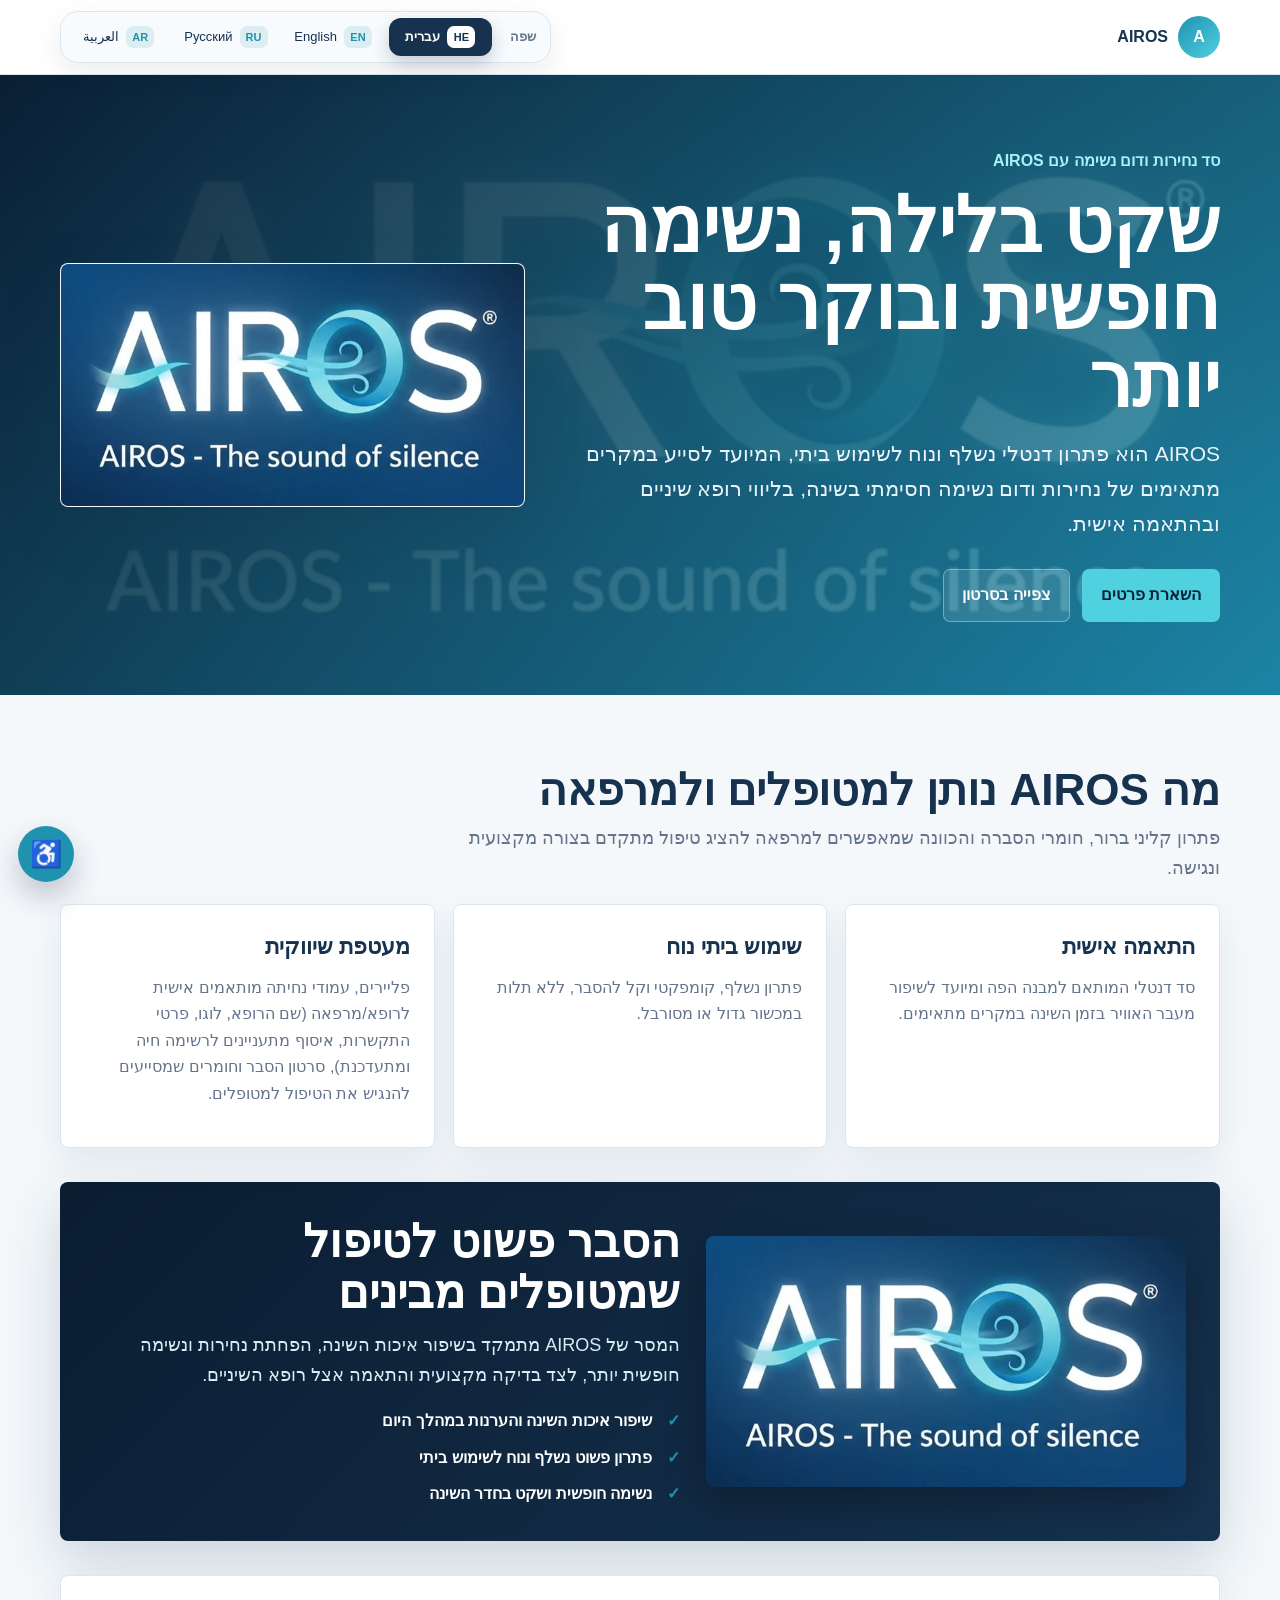
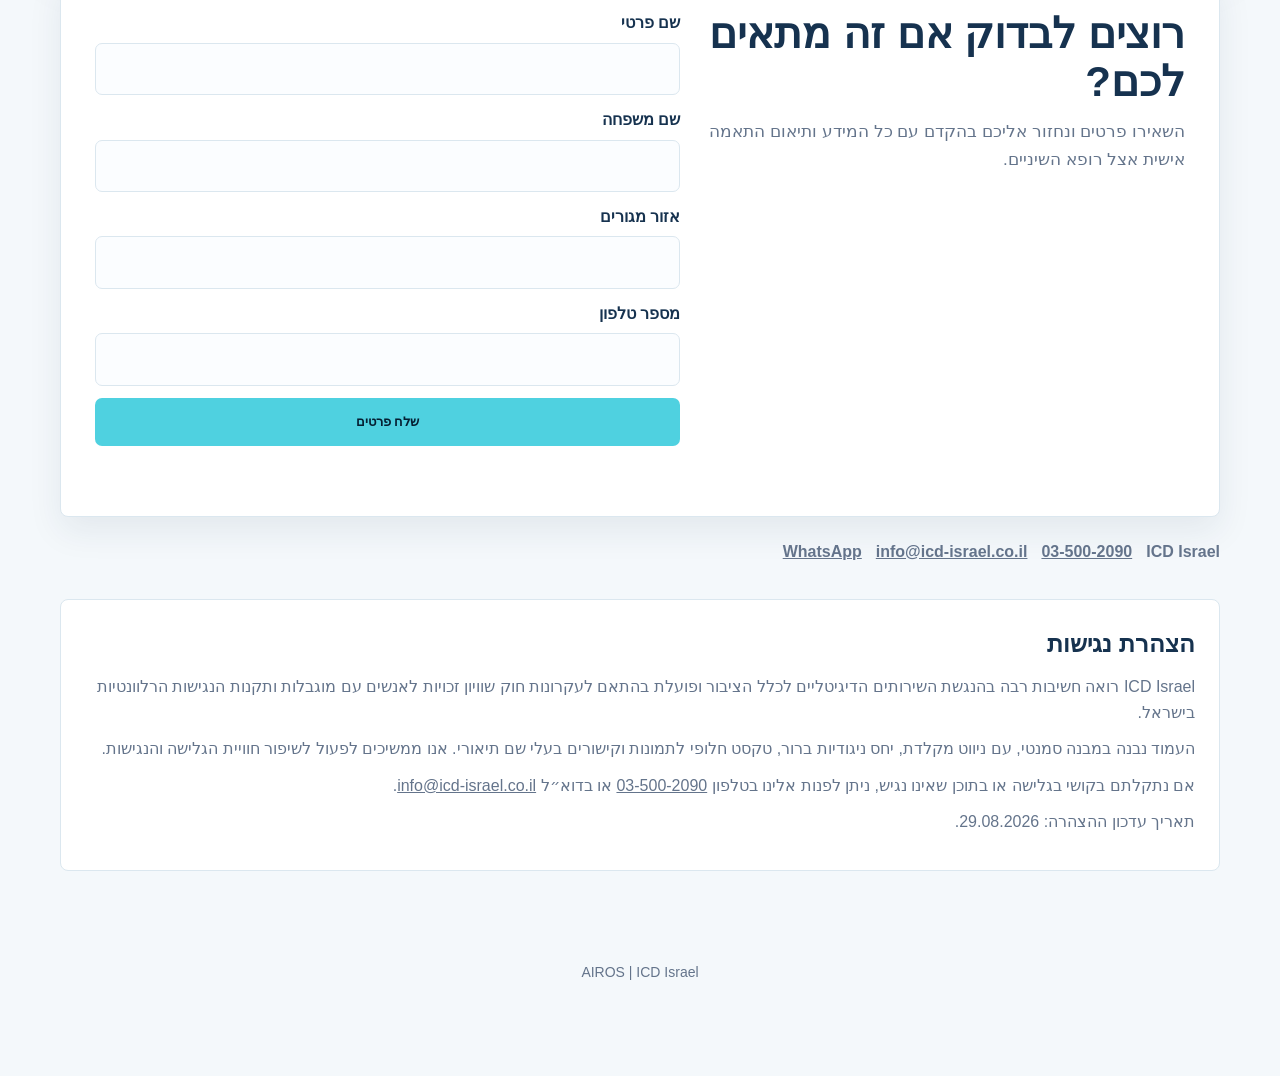
<file: index.html>
<!doctype html>
<html lang="he" dir="rtl">
<head>
  <meta charset="utf-8">
  <meta name="viewport" content="width=device-width, initial-scale=1">
  <title>AIROS | סד נחירות ודום נשימה</title>
  <meta name="description" content="AIROS הוא פתרון דנטלי מתקדם לנחירות ודום נשימה חסימתי בשינה, עם מעטפת הסברה ולידים למרפאות שיניים.">
  <style>
    :root {
      --navy: #16324f;
      --deep: #0a1d31;
      --cyan: #4fd1e0;
      --blue: #1f92b0;
      --ink: #142033;
      --muted: #64748b;
      --line: #dbe7ef;
      --paper: #f4f8fb;
      --white: #ffffff;
      --shadow: 0 22px 58px rgba(22, 50, 79, 0.18);
    }

    * { box-sizing: border-box; }
    html { scroll-behavior: smooth; }
    body {
      margin: 0;
      color: var(--ink);
      background: var(--paper);
      font-family: Arial, "Noto Sans Hebrew", "Noto Sans Arabic", sans-serif;
      line-height: 1.65;
    }
    a { color: inherit; }
    h1, h2, h3, p { margin-top: 0; }
    [hidden] { display: none !important; }

    .topbar {
      position: sticky;
      top: 0;
      z-index: 20;
      background: rgba(255, 255, 255, 0.94);
      border-bottom: 1px solid var(--line);
      backdrop-filter: blur(16px);
    }
    .topbar-inner {
      width: min(1160px, calc(100% - 32px));
      min-height: 74px;
      margin: 0 auto;
      display: flex;
      align-items: center;
      justify-content: space-between;
      gap: 18px;
    }
    .brand {
      display: inline-flex;
      align-items: center;
      gap: 10px;
      color: var(--navy);
      font-weight: 900;
      text-decoration: none;
      letter-spacing: 0;
    }
    .brand-mark {
      display: grid;
      width: 42px;
      height: 42px;
      place-items: center;
      border-radius: 50%;
      color: var(--white);
      background: linear-gradient(135deg, var(--blue), var(--cyan));
      font-weight: 900;
    }
    .language-picker {
      display: flex;
      align-items: center;
      gap: 10px;
      padding: 6px;
      border: 1px solid var(--line);
      border-radius: 18px;
      background: #f7fbfd;
      box-shadow: 0 10px 28px rgba(17, 24, 58, 0.08);
    }
    .language-label {
      padding: 0 8px;
      color: var(--muted);
      font-size: 13px;
      font-weight: 700;
      white-space: nowrap;
    }
    .language-code {
      display: inline-flex;
      align-items: center;
      justify-content: center;
      min-width: 28px;
      height: 22px;
      border-radius: 7px;
      background: rgba(31, 146, 176, 0.12);
      color: var(--blue);
      font-size: 11px;
      font-weight: 800;
      letter-spacing: 0;
    }
    .language-nav {
      display: grid;
      grid-template-columns: repeat(4, minmax(70px, 1fr));
      gap: 4px;
    }
    .language-nav button {
      min-height: 38px;
      padding: 8px 10px;
      border: 0;
      border-radius: 12px;
      color: var(--navy);
      background: transparent;
      font: inherit;
      font-size: 13px;
      cursor: pointer;
      display: inline-flex;
      align-items: center;
      justify-content: center;
      gap: 7px;
    }
    .language-nav button:hover,
    .language-nav button:focus {
      background: #e9f8fb;
      outline: 2px solid rgba(79, 209, 224, 0.35);
      outline-offset: 1px;
    }
    .language-nav button.is-active {
      color: var(--white);
      background: var(--navy);
      font-weight: 800;
      box-shadow: 0 8px 18px rgba(17, 24, 58, 0.2);
    }
    .language-nav button.is-active .language-code {
      color: var(--navy);
      background: var(--white);
    }

    .hero {
      color: var(--white);
      background:
        linear-gradient(135deg, rgba(10, 29, 49, 0.96), rgba(31, 146, 176, 0.82)),
        url("assets/airos-demo-poster.jpg") center / cover;
    }
    .hero-inner {
      width: min(1160px, calc(100% - 32px));
      min-height: 620px;
      margin: 0 auto;
      display: grid;
      grid-template-columns: minmax(0, 1.05fr) minmax(290px, 0.75fr);
      gap: 44px;
      align-items: center;
      padding: 58px 0;
    }
    .eyebrow {
      margin-bottom: 12px;
      color: #a4f3fb;
      font-weight: 900;
    }
    h1 {
      max-width: 790px;
      margin-bottom: 18px;
      font-size: clamp(42px, 6vw, 76px);
      line-height: 1.02;
      letter-spacing: 0;
    }
    .hero p:not(.eyebrow) {
      max-width: 700px;
      color: #eaf3fb;
      font-size: 21px;
    }
    .cta-row {
      display: flex;
      flex-wrap: wrap;
      gap: 12px;
      margin-top: 28px;
    }
    .button {
      display: inline-flex;
      align-items: center;
      justify-content: center;
      min-height: 48px;
      padding: 12px 18px;
      border: 1px solid transparent;
      border-radius: 7px;
      background: var(--cyan);
      color: #062033;
      font-weight: 900;
      text-decoration: none;
      cursor: pointer;
    }
    .button.secondary {
      color: var(--white);
      background: rgba(255, 255, 255, 0.1);
      border-color: rgba(255, 255, 255, 0.35);
    }
    .button:hover,
    .button:focus {
      transform: translateY(-1px);
      outline: 3px solid rgba(79, 209, 224, 0.28);
      outline-offset: 2px;
    }
    .hero-card {
      overflow: hidden;
      background: rgba(255, 255, 255, 0.94);
      border: 1px solid rgba(255, 255, 255, 0.34);
      border-radius: 8px;
      box-shadow: var(--shadow);
    }
    .hero-card img {
      width: 100%;
      display: block;
    }

    main {
      width: min(1160px, calc(100% - 32px));
      margin: 0 auto;
      padding: 42px 0 58px;
    }
    .language-section[dir="ltr"] { text-align: left; }
    .language-section[dir="rtl"] { text-align: right; }
    .section {
      margin-top: 28px;
    }
    .section-header {
      max-width: 780px;
      margin-bottom: 20px;
    }
    .section-header h2 {
      margin-bottom: 10px;
      color: var(--navy);
      font-size: clamp(28px, 4vw, 44px);
      line-height: 1.12;
    }
    .section-header p {
      color: var(--muted);
      font-size: 18px;
    }
    .grid {
      display: grid;
      grid-template-columns: repeat(3, minmax(0, 1fr));
      gap: 18px;
    }
    .card {
      min-height: 100%;
      padding: 24px;
      background: var(--white);
      border: 1px solid var(--line);
      border-radius: 8px;
      box-shadow: 0 14px 34px rgba(22, 50, 79, 0.08);
    }
    .card h3 {
      margin-bottom: 10px;
      color: var(--navy);
      font-size: 22px;
    }
    .card p,
    .card li {
      color: var(--muted);
      font-size: 16px;
    }
    .checks {
      margin: 14px 0 0;
      padding: 0;
      list-style: none;
      display: grid;
      gap: 10px;
    }
    .checks li {
      position: relative;
      padding-inline-start: 28px;
      font-weight: 700;
    }
    .checks li::before {
      content: "✓";
      position: absolute;
      inset-inline-start: 0;
      color: var(--blue);
      font-weight: 900;
    }
    .media-band {
      display: grid;
      grid-template-columns: minmax(0, 0.9fr) minmax(0, 1.1fr);
      gap: 26px;
      align-items: center;
      margin-top: 34px;
      padding: clamp(22px, 4vw, 34px);
      color: var(--white);
      background: linear-gradient(135deg, var(--deep), var(--navy));
      border-radius: 8px;
      box-shadow: var(--shadow);
    }
    .media-band img {
      width: 100%;
      display: block;
      border-radius: 8px;
      box-shadow: 0 18px 42px rgba(0, 0, 0, 0.28);
    }
    .media-band h2 {
      margin-bottom: 12px;
      font-size: clamp(28px, 4vw, 46px);
      line-height: 1.12;
    }
    .media-band p {
      color: #d7edf5;
      font-size: 18px;
    }
    .lead-section {
      margin-top: 34px;
      display: grid;
      grid-template-columns: minmax(0, 0.9fr) minmax(0, 1.1fr);
      gap: 26px;
      align-items: stretch;
      padding: clamp(22px, 4vw, 34px);
      background: var(--white);
      border: 1px solid var(--line);
      border-radius: 8px;
      box-shadow: 0 14px 34px rgba(22, 50, 79, 0.08);
    }
    .lead-copy h2 {
      margin-bottom: 12px;
      color: var(--navy);
      font-size: clamp(28px, 4vw, 42px);
      line-height: 1.14;
    }
    .lead-copy p {
      color: var(--muted);
      font-size: 17px;
    }
    form {
      display: grid;
      gap: 12px;
    }
    label {
      display: grid;
      gap: 6px;
      color: var(--navy);
      font-weight: 800;
    }
    input {
      width: 100%;
      min-height: 46px;
      padding: 12px 14px;
      border: 1px solid var(--line);
      border-radius: 7px;
      font: inherit;
      background: #fbfdff;
    }
    .form-status {
      min-height: 24px;
      color: var(--blue);
      font-weight: 800;
    }
    .contact-strip {
      display: flex;
      flex-wrap: wrap;
      gap: 14px;
      margin-top: 22px;
      color: var(--muted);
      font-weight: 700;
    }
    .accessibility {
      margin-top: 34px;
      padding: 24px;
      background: var(--white);
      border: 1px solid var(--line);
      border-radius: 8px;
    }
    .accessibility h2 {
      margin-bottom: 10px;
      color: var(--navy);
      font-size: 24px;
    }
    .accessibility p {
      color: var(--muted);
      margin-bottom: 10px;
    }
    .accessibility-toggle {
      position: fixed;
      left: 18px;
      bottom: 18px;
      z-index: 40;
      width: 56px;
      height: 56px;
      border: 0;
      border-radius: 50%;
      color: var(--white);
      background: var(--blue);
      box-shadow: 0 14px 30px rgba(17,24,58,.24);
      cursor: pointer;
      font-size: 26px;
    }
    .accessibility-panel {
      position: fixed;
      left: 18px;
      bottom: 84px;
      z-index: 41;
      width: min(310px, calc(100% - 36px));
      padding: 16px;
      background: var(--white);
      border: 1px solid var(--line);
      border-radius: 8px;
      box-shadow: var(--shadow);
    }
    .accessibility-panel[hidden] { display: none; }
    .accessibility-panel h2 {
      margin-bottom: 12px;
      color: var(--navy);
      font-size: 20px;
    }
    .accessibility-actions {
      display: grid;
      grid-template-columns: 1fr 1fr;
      gap: 8px;
    }
    .accessibility-actions button,
    .accessibility-panel a {
      min-height: 42px;
      padding: 10px;
      border: 1px solid var(--line);
      border-radius: 7px;
      background: #f7fbfd;
      color: var(--navy);
      font: inherit;
      font-size: 14px;
      font-weight: 800;
      cursor: pointer;
      text-align: center;
      text-decoration: none;
    }
    .accessibility-panel a { grid-column: 1 / -1; }
    body.high-contrast {
      background: #000;
      color: #fff;
      filter: contrast(1.18);
    }
    body.high-contrast .card,
    body.high-contrast .lead-section,
    body.high-contrast .accessibility,
    body.high-contrast .accessibility-panel {
      background: #fff;
      color: #000;
    }
    body.highlight-links a {
      outline: 2px solid #f5c542;
      outline-offset: 3px;
      text-decoration: underline !important;
    }
    body.readable-font { font-family: Arial, Verdana, sans-serif; }
    footer {
      padding: 32px 16px 92px;
      color: var(--muted);
      text-align: center;
      font-size: 14px;
    }

    @media (max-width: 860px) {
      .topbar-inner {
        align-items: flex-start;
        flex-direction: column;
        padding: 12px 0;
      }
      .language-nav { grid-template-columns: repeat(2, minmax(0, 1fr)); }
      .hero-inner,
      .media-band,
      .lead-section {
        grid-template-columns: 1fr;
      }
      .hero-inner {
        min-height: auto;
        padding: 42px 0;
      }
      .grid { grid-template-columns: 1fr; }
    }
    @media (max-width: 520px) {
      .topbar-inner,
      .hero-inner,
      main { width: min(100% - 24px, 1160px); }
      .topbar-inner {
        min-height: 60px;
        flex-direction: row;
        align-items: center;
        padding: 8px 0;
        gap: 10px;
      }
      .brand {
        gap: 7px;
        font-size: 15px;
      }
      .brand-mark {
        width: 34px;
        height: 34px;
      }
      .language-picker {
        width: auto;
        flex: 0 0 auto;
        flex-direction: row;
        align-items: center;
        gap: 0;
        padding: 4px;
        border-radius: 14px;
        box-shadow: none;
      }
      .language-label,
      .language-nav button span:last-child {
        display: none;
      }
      .language-nav {
        width: auto;
        grid-template-columns: repeat(4, 32px);
        gap: 3px;
      }
      .language-nav button {
        width: 32px;
        min-height: 30px;
        padding: 0;
        border-radius: 10px;
      }
      .language-code {
        min-width: 24px;
        height: 22px;
      }
      h1 { font-size: 38px; }
      .hero p:not(.eyebrow),
      .section-header p,
      .media-band p { font-size: 16px; }
      .button { width: 100%; }
    }
  </style>
</head>
<body>
  <header class="topbar">
    <div class="topbar-inner">
      <a class="brand" href="./" aria-label="AIROS">
        <span class="brand-mark">A</span>
        <span>AIROS</span>
      </a>
      <div class="language-picker" aria-label="בחירת שפה">
        <span class="language-label">שפה</span>
        <nav class="language-nav" aria-label="בחירת שפה">
          <button type="button" class="is-active" data-lang-button="he"><span class="language-code">HE</span><span>עברית</span></button>
          <button type="button" data-lang-button="en"><span class="language-code">EN</span><span>English</span></button>
          <button type="button" data-lang-button="ru"><span class="language-code">RU</span><span>Русский</span></button>
          <button type="button" data-lang-button="ar"><span class="language-code">AR</span><span>العربية</span></button>
        </nav>
      </div>
    </div>
  </header>

  <section class="hero">
    <div class="hero-inner">
      <div data-hero-copy="he">
        <p class="eyebrow">סד נחירות ודום נשימה עם AIROS</p>
        <h1>שקט בלילה, נשימה חופשית ובוקר טוב יותר</h1>
        <p>AIROS הוא פתרון דנטלי נשלף ונוח לשימוש ביתי, המיועד לסייע במקרים מתאימים של נחירות ודום נשימה חסימתי בשינה, בליווי רופא שיניים ובהתאמה אישית.</p>
        <div class="cta-row">
          <a class="button" href="#lead-form">השארת פרטים</a>
          <a class="button secondary" href="https://www.youtube.com/watch?v=y5dsEntGGx0" target="_blank" rel="noopener">צפייה בסרטון</a>
        </div>
      </div>
      <div data-hero-copy="en" dir="ltr" lang="en" hidden>
        <p class="eyebrow">Snoring and Sleep Apnea Appliance with AIROS</p>
        <h1>Quiet nights, easier breathing and better mornings</h1>
        <p>AIROS is a removable dental appliance for home use, designed to help suitable cases of snoring and obstructive sleep apnea under dental supervision and personal fitting.</p>
        <div class="cta-row">
          <a class="button" href="#lead-form">Leave Details</a>
          <a class="button secondary" href="https://www.youtube.com/watch?v=y5dsEntGGx0" target="_blank" rel="noopener">Watch Video</a>
        </div>
      </div>
      <div data-hero-copy="ru" dir="ltr" lang="ru" hidden>
        <p class="eyebrow">Капа от храпа и апноэ сна с AIROS</p>
        <h1>Тихие ночи, свободнее дыхание и более бодрое утро</h1>
        <p>AIROS — это съемное стоматологическое устройство для домашнего использования, предназначенное для подходящих случаев храпа и обструктивного апноэ сна под наблюдением стоматолога и с индивидуальной адаптацией.</p>
        <div class="cta-row">
          <a class="button" href="#lead-form">Оставить данные</a>
          <a class="button secondary" href="https://www.youtube.com/watch?v=y5dsEntGGx0" target="_blank" rel="noopener">Смотреть видео</a>
        </div>
      </div>
      <div data-hero-copy="ar" dir="rtl" lang="ar" hidden>
        <p class="eyebrow">جهاز للشخير وانقطاع النفس أثناء النوم مع AIROS</p>
        <h1>ليال أكثر هدوءا، تنفس أسهل وصباح أفضل</h1>
        <p>AIROS هو جهاز أسنان متحرك ومريح للاستخدام المنزلي، مخصص للمساعدة في حالات مناسبة من الشخير وانقطاع النفس الانسدادي أثناء النوم، بإشراف طبيب أسنان وملاءمة شخصية.</p>
        <div class="cta-row">
          <a class="button" href="#lead-form">ترك التفاصيل</a>
          <a class="button secondary" href="https://www.youtube.com/watch?v=y5dsEntGGx0" target="_blank" rel="noopener">مشاهدة الفيديو</a>
        </div>
      </div>
      <aside class="hero-card" aria-label="AIROS video preview">
        <img src="assets/airos-demo-poster.jpg" alt="AIROS - The sound of silence">
      </aside>
    </div>
  </section>

  <main>
    <section class="language-section" data-lang-section data-lang="he">
      <section class="section">
        <div class="section-header">
          <h2>מה AIROS נותן למטופלים ולמרפאה</h2>
          <p>פתרון קליני ברור, חומרי הסברה והכוונה שמאפשרים למרפאה להציג טיפול מתקדם בצורה מקצועית ונגישה.</p>
        </div>
        <div class="grid">
          <article class="card"><h3>התאמה אישית</h3><p>סד דנטלי המותאם למבנה הפה ומיועד לשיפור מעבר האוויר בזמן השינה במקרים מתאימים.</p></article>
          <article class="card"><h3>שימוש ביתי נוח</h3><p>פתרון נשלף, קומפקטי וקל להסבר, ללא תלות במכשור גדול או מסורבל.</p></article>
          <article class="card"><h3>מעטפת שיווקית</h3><p>פליירים, עמודי נחיתה מותאמים אישית לרופא/מרפאה (שם הרופא, לוגו, פרטי התקשרות, איסוף מתעניינים לרשימה חיה ומתעדכנת), סרטון הסבר וחומרים שמסייעים להנגיש את הטיפול למטופלים.</p></article>
        </div>
      </section>
      <section class="media-band">
        <img src="assets/airos-demo-poster.jpg" alt="AIROS - The sound of silence">
        <div>
          <h2>הסבר פשוט לטיפול שמטופלים מבינים</h2>
          <p>המסר של AIROS מתמקד בשיפור איכות השינה, הפחתת נחירות ונשימה חופשית יותר, לצד בדיקה מקצועית והתאמה אצל רופא השיניים.</p>
          <ul class="checks">
            <li>שיפור איכות השינה והערנות במהלך היום</li>
            <li>פתרון פשוט נשלף ונוח לשימוש ביתי</li>
            <li>נשימה חופשית ושקט בחדר השינה</li>
          </ul>
        </div>
      </section>
    </section>

    <section class="language-section" dir="ltr" lang="en" data-lang-section data-lang="en" hidden>
      <section class="section">
        <div class="section-header">
          <h2>What AIROS Gives Patients and Clinics</h2>
          <p>A clear clinical solution, educational materials and guidance that help clinics present advanced treatment in a professional and accessible way.</p>
        </div>
        <div class="grid">
          <article class="card"><h3>Personal Fit</h3><p>A dental appliance fitted to the mouth structure and designed to improve airway passage during sleep in suitable cases.</p></article>
          <article class="card"><h3>Comfortable Home Use</h3><p>A removable, compact and easy-to-explain solution without dependence on large or cumbersome equipment.</p></article>
          <article class="card"><h3>Marketing Support</h3><p>Flyers, landing pages personally tailored to the doctor or clinic (doctor name, logo, contact details, and lead collection into a live, updating list), an explanation video and materials that help make the treatment clear to patients.</p></article>
        </div>
      </section>
      <section class="media-band">
        <img src="assets/airos-demo-poster.jpg" alt="AIROS - The sound of silence">
        <div>
          <h2>A Simple Explanation Patients Understand</h2>
          <p>AIROS focuses on better sleep quality, reduced snoring and easier breathing, alongside professional examination and fitting by a dentist.</p>
          <ul class="checks">
            <li>Improved sleep quality and daytime alertness</li>
            <li>Simple removable appliance for home use</li>
            <li>Easier breathing and a quieter bedroom</li>
          </ul>
        </div>
      </section>
    </section>

    <section class="language-section" dir="ltr" lang="ru" data-lang-section data-lang="ru" hidden>
      <section class="section">
        <div class="section-header">
          <h2>Что AIROS дает пациентам и клинике</h2>
          <p>Понятное клиническое решение, информационные материалы и сопровождение, которые помогают клинике профессионально и доступно представить современное лечение.</p>
        </div>
        <div class="grid">
          <article class="card"><h3>Индивидуальная адаптация</h3><p>Стоматологическая капа, адаптированная к строению полости рта и предназначенная для улучшения прохождения воздуха во время сна в подходящих случаях.</p></article>
          <article class="card"><h3>Удобное домашнее использование</h3><p>Съемное, компактное и понятное решение без необходимости в большом или сложном оборудовании.</p></article>
          <article class="card"><h3>Маркетинговая поддержка</h3><p>Флаеры, лендинги, персонально адаптированные для врача или клиники (имя врача, логотип, контактные данные и сбор заинтересованных пациентов в живой обновляемый список), пояснительное видео и материалы, которые помогают понятно объяснить лечение пациентам.</p></article>
        </div>
      </section>
      <section class="media-band">
        <img src="assets/airos-demo-poster.jpg" alt="AIROS - The sound of silence">
        <div>
          <h2>Простое объяснение, понятное пациентам</h2>
          <p>Сообщение AIROS сосредоточено на улучшении качества сна, снижении храпа и более свободном дыхании, вместе с профессиональной проверкой и адаптацией у стоматолога.</p>
          <ul class="checks">
            <li>Улучшение качества сна и бодрости днем</li>
            <li>Простое съемное устройство для домашнего использования</li>
            <li>Более свободное дыхание и тишина в спальне</li>
          </ul>
        </div>
      </section>
    </section>

    <section class="language-section" dir="rtl" lang="ar" data-lang-section data-lang="ar" hidden>
      <section class="section">
        <div class="section-header">
          <h2>ما الذي يقدمه AIROS للمرضى والعيادة</h2>
          <p>حل سريري واضح، مواد توضيحية وإرشاد يساعد العيادة على عرض علاج متقدم بطريقة مهنية وسهلة الفهم.</p>
        </div>
        <div class="grid">
          <article class="card"><h3>ملاءمة شخصية</h3><p>جهاز أسنان يتم ملاءمته لبنية الفم ومخصص لتحسين مجرى الهواء أثناء النوم في الحالات المناسبة.</p></article>
          <article class="card"><h3>استخدام منزلي مريح</h3><p>حل متحرك، مدمج وسهل الشرح، دون الاعتماد على أجهزة كبيرة أو معقدة.</p></article>
          <article class="card"><h3>دعم تسويقي</h3><p>نشرات، صفحات هبوط مخصصة للطبيب أو العيادة (اسم الطبيب، الشعار، تفاصيل التواصل وجمع المهتمين في قائمة حية ومتجددة)، فيديو توضيحي ومواد تساعد على شرح العلاج للمرضى بوضوح.</p></article>
        </div>
      </section>
      <section class="media-band">
        <img src="assets/airos-demo-poster.jpg" alt="AIROS - The sound of silence">
        <div>
          <h2>شرح بسيط يفهمه المرضى</h2>
          <p>يركز AIROS على تحسين جودة النوم، تقليل الشخير والتنفس بحرية أكبر، إلى جانب فحص مهني وملاءمة لدى طبيب الأسنان.</p>
          <ul class="checks">
            <li>تحسين جودة النوم واليقظة خلال اليوم</li>
            <li>جهاز بسيط متحرك ومريح للاستخدام المنزلي</li>
            <li>تنفس أسهل وهدوء أكثر في غرفة النوم</li>
          </ul>
        </div>
      </section>
    </section>

    <section class="lead-section" id="lead-form">
      <div class="lead-copy" data-form-copy="he">
        <h2>רוצים לבדוק אם זה מתאים לכם?</h2>
        <p>השאירו פרטים ונחזור אליכם בהקדם עם כל המידע ותיאום התאמה אישית אצל רופא השיניים.</p>
      </div>
      <div class="lead-copy" data-form-copy="en" dir="ltr" lang="en" hidden>
        <h2>Want to Check if This Fits You?</h2>
        <p>Leave your details and we will get back to you with information and personal fitting coordination with a dentist.</p>
      </div>
      <div class="lead-copy" data-form-copy="ru" dir="ltr" lang="ru" hidden>
        <h2>Хотите проверить, подходит ли это вам?</h2>
        <p>Оставьте данные, и мы свяжемся с вами с информацией и координацией индивидуальной адаптации у стоматолога.</p>
      </div>
      <div class="lead-copy" data-form-copy="ar" dir="rtl" lang="ar" hidden>
        <h2>تريدون التحقق إذا كان مناسبا لكم؟</h2>
        <p>اتركوا التفاصيل وسنعود إليكم بالمعلومات وتنسيق الملاءمة الشخصية لدى طبيب الأسنان.</p>
      </div>
      <form id="leadForm">
        <label><span data-label="first">שם פרטי</span><input name="firstName" type="text" autocomplete="given-name" required></label>
        <label><span data-label="last">שם משפחה</span><input name="lastName" type="text" autocomplete="family-name"></label>
        <label><span data-label="region">אזור מגורים</span><input name="region" type="text" autocomplete="address-level2"></label>
        <label><span data-label="phone">מספר טלפון</span><input name="phone" type="tel" autocomplete="tel" required></label>
        <button class="button" type="submit" data-label="submit">שלח פרטים</button>
        <div class="form-status" id="formStatus" role="status"></div>
      </form>
    </section>

    <div class="contact-strip">
      <span>ICD Israel</span>
      <a href="tel:035002090">03-500-2090</a>
      <a href="mailto:info@icd-israel.co.il">info@icd-israel.co.il</a>
      <a href="https://wa.me/972547253184">WhatsApp</a>
    </div>

    <section class="accessibility" id="accessibility">
      <article data-accessibility-copy="he">
        <h2>הצהרת נגישות</h2>
        <p>ICD Israel רואה חשיבות רבה בהנגשת השירותים הדיגיטליים לכלל הציבור ופועלת בהתאם לעקרונות חוק שוויון זכויות לאנשים עם מוגבלות ותקנות הנגישות הרלוונטיות בישראל.</p>
        <p>העמוד נבנה במבנה סמנטי, עם ניווט מקלדת, יחס ניגודיות ברור, טקסט חלופי לתמונות וקישורים בעלי שם תיאורי. אנו ממשיכים לפעול לשיפור חוויית הגלישה והנגישות.</p>
        <p>אם נתקלתם בקושי בגלישה או בתוכן שאינו נגיש, ניתן לפנות אלינו בטלפון <a href="tel:035002090">03-500-2090</a> או בדוא״ל <a href="mailto:info@icd-israel.co.il">info@icd-israel.co.il</a>.</p>
        <p>תאריך עדכון ההצהרה: 29.08.2026.</p>
      </article>
      <article data-accessibility-copy="en" dir="ltr" lang="en" hidden>
        <h2>Accessibility Statement</h2>
        <p>ICD Israel places great importance on making its digital services accessible to the public and works according to accepted accessibility principles and relevant accessibility requirements in Israel.</p>
        <p>This page was built with semantic structure, keyboard navigation, clear contrast, alternative text for images and descriptive links. We continue to improve browsing and accessibility.</p>
        <p>If you encounter difficulty or inaccessible content, contact us by phone at <a href="tel:035002090">03-500-2090</a> or by email at <a href="mailto:info@icd-israel.co.il">info@icd-israel.co.il</a>.</p>
        <p>Statement last updated: 29.08.2026.</p>
      </article>
      <article data-accessibility-copy="ru" dir="ltr" lang="ru" hidden>
        <h2>Заявление о доступности</h2>
        <p>ICD Israel придает большое значение доступности своих цифровых сервисов для всех пользователей и действует в соответствии с общепринятыми принципами доступности и релевантными требованиями доступности в Израиле.</p>
        <p>Страница построена с семантической структурой, поддержкой навигации с клавиатуры, понятной контрастностью, альтернативным текстом для изображений и описательными ссылками. Мы продолжаем улучшать доступность сайта.</p>
        <p>Если вы столкнулись с трудностями или недоступным контентом, свяжитесь с нами по телефону <a href="tel:035002090">03-500-2090</a> или по электронной почте <a href="mailto:info@icd-israel.co.il">info@icd-israel.co.il</a>.</p>
        <p>Дата обновления заявления: 29.08.2026.</p>
      </article>
      <article data-accessibility-copy="ar" dir="rtl" lang="ar" hidden>
        <h2>بيان إمكانية الوصول</h2>
        <p>يولي ICD Israel أهمية كبيرة لإتاحة خدماته الرقمية للجمهور، ويعمل وفق مبادئ إمكانية الوصول والمتطلبات ذات الصلة في إسرائيل.</p>
        <p>تم بناء هذه الصفحة ببنية دلالية، ودعم للتنقل بواسطة لوحة المفاتيح، وتباين واضح، ونصوص بديلة للصور، وروابط ذات وصف واضح. نواصل العمل على تحسين تجربة التصفح وإمكانية الوصول.</p>
        <p>إذا واجهتم صعوبة في التصفح أو محتوى غير متاح، يمكنكم التواصل معنا عبر الهاتف <a href="tel:035002090">03-500-2090</a> أو عبر البريد الإلكتروني <a href="mailto:info@icd-israel.co.il">info@icd-israel.co.il</a>.</p>
        <p>تاريخ تحديث البيان: 29.08.2026.</p>
      </article>
    </section>
  </main>

  <button class="accessibility-toggle" type="button" aria-label="פתיחת תפריט נגישות" aria-controls="accessibility-panel" aria-expanded="false">♿</button>
  <aside class="accessibility-panel" id="accessibility-panel" dir="rtl" hidden>
    <h2 data-a11y-ui="panelTitle">נגישות</h2>
    <div class="accessibility-actions">
      <button type="button" data-a11y="increase" data-a11y-ui="increase">הגדלת טקסט</button>
      <button type="button" data-a11y="decrease" data-a11y-ui="decrease">הקטנת טקסט</button>
      <button type="button" data-a11y="contrast" data-a11y-ui="contrast">ניגודיות</button>
      <button type="button" data-a11y="links" data-a11y-ui="links">הדגשת קישורים</button>
      <button type="button" data-a11y="font" data-a11y-ui="font">גופן קריא</button>
      <button type="button" data-a11y="reset" data-a11y-ui="reset">איפוס</button>
      <a href="#accessibility" data-a11y-ui="statement">הצהרת נגישות</a>
    </div>
  </aside>

  <footer>AIROS | ICD Israel</footer>

  <script src="assets/site-counter.js" data-site="AIROS" data-page="home" defer></script>
  <script>
    const ENDPOINT = "https://script.google.com/macros/s/AKfycbw2O59UHxF8hpeaYoNsgx7OGyPNSlk9Wv8YwJC7e1504YHiGWaf9S5O3d8NKjj0tm_vBw/exec";
    const langButtons = document.querySelectorAll("[data-lang-button]");
    const langSections = document.querySelectorAll("[data-lang-section]");
    const accessibilityCopies = document.querySelectorAll("[data-accessibility-copy]");
    const heroCopies = document.querySelectorAll("[data-hero-copy]");
    const formCopies = document.querySelectorAll("[data-form-copy]");
    const toggle = document.querySelector(".accessibility-toggle");
    const panel = document.querySelector("#accessibility-panel");
    const status = document.querySelector("#formStatus");
    const ui = {
      he: { dir: "rtl", language: "שפה", toggleLabel: "פתיחת תפריט נגישות", panelTitle: "נגישות", increase: "הגדלת טקסט", decrease: "הקטנת טקסט", contrast: "ניגודיות", links: "הדגשת קישורים", font: "גופן קריא", reset: "איפוס", statement: "הצהרת נגישות", first: "שם פרטי", last: "שם משפחה", region: "אזור מגורים", phone: "מספר טלפון", submit: "שלח פרטים", sending: "שולח...", success: "הפרטים נקלטו וניצור קשר בהקדם.", required: "נא למלא לפחות שם פרטי ומספר טלפון.", error: "אירעה תקלה בשליחה, נסו שוב או התקשרו אלינו." },
      en: { dir: "ltr", language: "Language", toggleLabel: "Open accessibility menu", panelTitle: "Accessibility", increase: "Increase text", decrease: "Decrease text", contrast: "Contrast", links: "Highlight links", font: "Readable font", reset: "Reset", statement: "Accessibility Statement", first: "First name", last: "Last name", region: "Region", phone: "Phone number", submit: "Send Details", sending: "Sending...", success: "Your details were received. We will contact you soon.", required: "Please fill in at least first name and phone number.", error: "There was a sending issue. Please try again or call us." },
      ru: { dir: "ltr", language: "Язык", toggleLabel: "Открыть меню доступности", panelTitle: "Доступность", increase: "Увеличить текст", decrease: "Уменьшить текст", contrast: "Контраст", links: "Выделить ссылки", font: "Читаемый шрифт", reset: "Сброс", statement: "Заявление о доступности", first: "Имя", last: "Фамилия", region: "Регион", phone: "Телефон", submit: "Отправить данные", sending: "Отправка...", success: "Данные получены. Мы скоро свяжемся с вами.", required: "Заполните как минимум имя и телефон.", error: "Произошла ошибка отправки. Попробуйте снова или позвоните нам." },
      ar: { dir: "rtl", language: "اللغة", toggleLabel: "فتح قائمة إمكانية الوصول", panelTitle: "إمكانية الوصول", increase: "تكبير النص", decrease: "تصغير النص", contrast: "التباين", links: "تمييز الروابط", font: "خط واضح", reset: "إعادة ضبط", statement: "بيان إمكانية الوصول", first: "الاسم الشخصي", last: "اسم العائلة", region: "منطقة السكن", phone: "رقم الهاتف", submit: "إرسال التفاصيل", sending: "جار الإرسال...", success: "تم استلام التفاصيل وسنتواصل معكم قريبا.", required: "يرجى تعبئة الاسم الشخصي ورقم الهاتف على الأقل.", error: "حدث خلل في الإرسال. حاولوا مرة أخرى أو اتصلوا بنا." }
    };
    let currentLang = "he";
    let fontScale = 1;

    function selectLanguage(lang) {
      const t = ui[lang] || ui.he;
      currentLang = lang;
      langButtons.forEach((button) => {
        const active = button.dataset.langButton === lang;
        button.classList.toggle("is-active", active);
        button.setAttribute("aria-pressed", String(active));
      });
      langSections.forEach((section) => { section.hidden = section.dataset.lang !== lang; });
      accessibilityCopies.forEach((section) => { section.hidden = section.dataset.accessibilityCopy !== lang; });
      heroCopies.forEach((section) => { section.hidden = section.dataset.heroCopy !== lang; });
      formCopies.forEach((section) => { section.hidden = section.dataset.formCopy !== lang; });
      document.documentElement.lang = lang;
      document.documentElement.dir = lang === "he" || lang === "ar" ? "rtl" : "ltr";
      document.querySelector(".language-label").textContent = t.language;
      document.querySelectorAll("[data-a11y-ui]").forEach((element) => { element.textContent = t[element.dataset.a11yUi]; });
      document.querySelectorAll("[data-label]").forEach((element) => { element.textContent = t[element.dataset.label]; });
      toggle.setAttribute("aria-label", t.toggleLabel);
      panel.dir = t.dir;
    }
    langButtons.forEach((button) => button.addEventListener("click", () => selectLanguage(button.dataset.langButton)));

    toggle.addEventListener("click", () => {
      const open = panel.hasAttribute("hidden");
      panel.hidden = !open;
      toggle.setAttribute("aria-expanded", String(open));
    });
    document.querySelectorAll("[data-a11y]").forEach((button) => {
      button.addEventListener("click", () => {
        const action = button.dataset.a11y;
        if (action === "increase") {
          fontScale = Math.min(1.35, fontScale + 0.08);
          document.body.style.fontSize = `${fontScale * 100}%`;
        }
        if (action === "decrease") {
          fontScale = Math.max(0.9, fontScale - 0.08);
          document.body.style.fontSize = `${fontScale * 100}%`;
        }
        if (action === "contrast") document.body.classList.toggle("high-contrast");
        if (action === "links") document.body.classList.toggle("highlight-links");
        if (action === "font") document.body.classList.toggle("readable-font");
        if (action === "reset") {
          fontScale = 1;
          document.body.style.fontSize = "";
          document.body.classList.remove("high-contrast", "highlight-links", "readable-font");
        }
      });
    });

    document.querySelector("#leadForm").addEventListener("submit", async (event) => {
      event.preventDefault();
      const t = ui[currentLang] || ui.he;
      const form = event.currentTarget;
      const formData = new FormData(form);
      const firstName = String(formData.get("firstName") || "").trim();
      const phone = String(formData.get("phone") || "").trim();
      if (!firstName || !phone) {
        status.textContent = t.required;
        return;
      }
      const submit = form.querySelector('[data-label="submit"]');
      submit.disabled = true;
      submit.textContent = t.sending;
      status.textContent = "";
      const payload = {
        firstName,
        lastName: String(formData.get("lastName") || "").trim(),
        region: String(formData.get("region") || "").trim(),
        phone,
        language: currentLang,
        source: "airos",
        ts: new Date().toISOString()
      };
      try {
        await fetch(ENDPOINT, {
          method: "POST",
          mode: "no-cors",
          headers: { "Content-Type": "text/plain;charset=utf-8" },
          body: JSON.stringify(payload)
        });
        form.reset();
        status.textContent = t.success;
      } catch (error) {
        status.textContent = t.error;
      } finally {
        submit.disabled = false;
        submit.textContent = t.submit;
      }
    });
  </script>
</body>
</html>
</file>
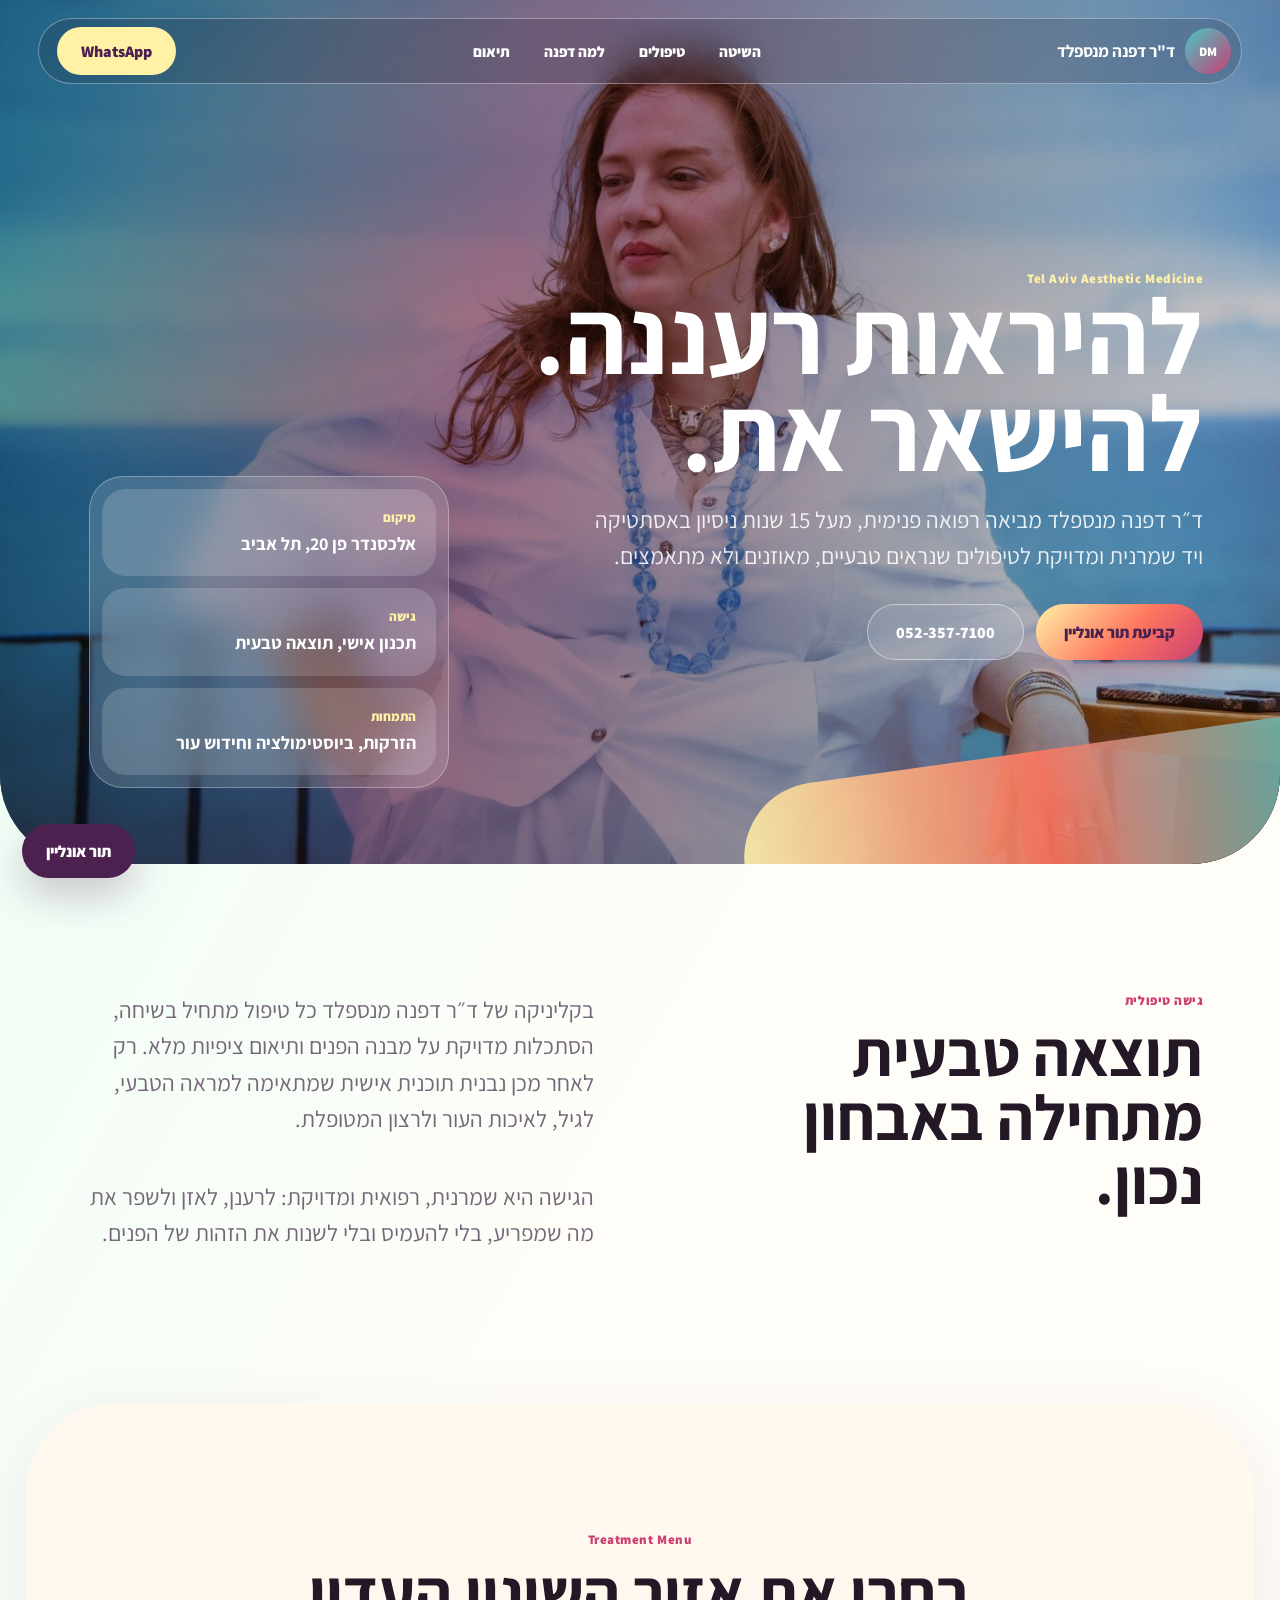
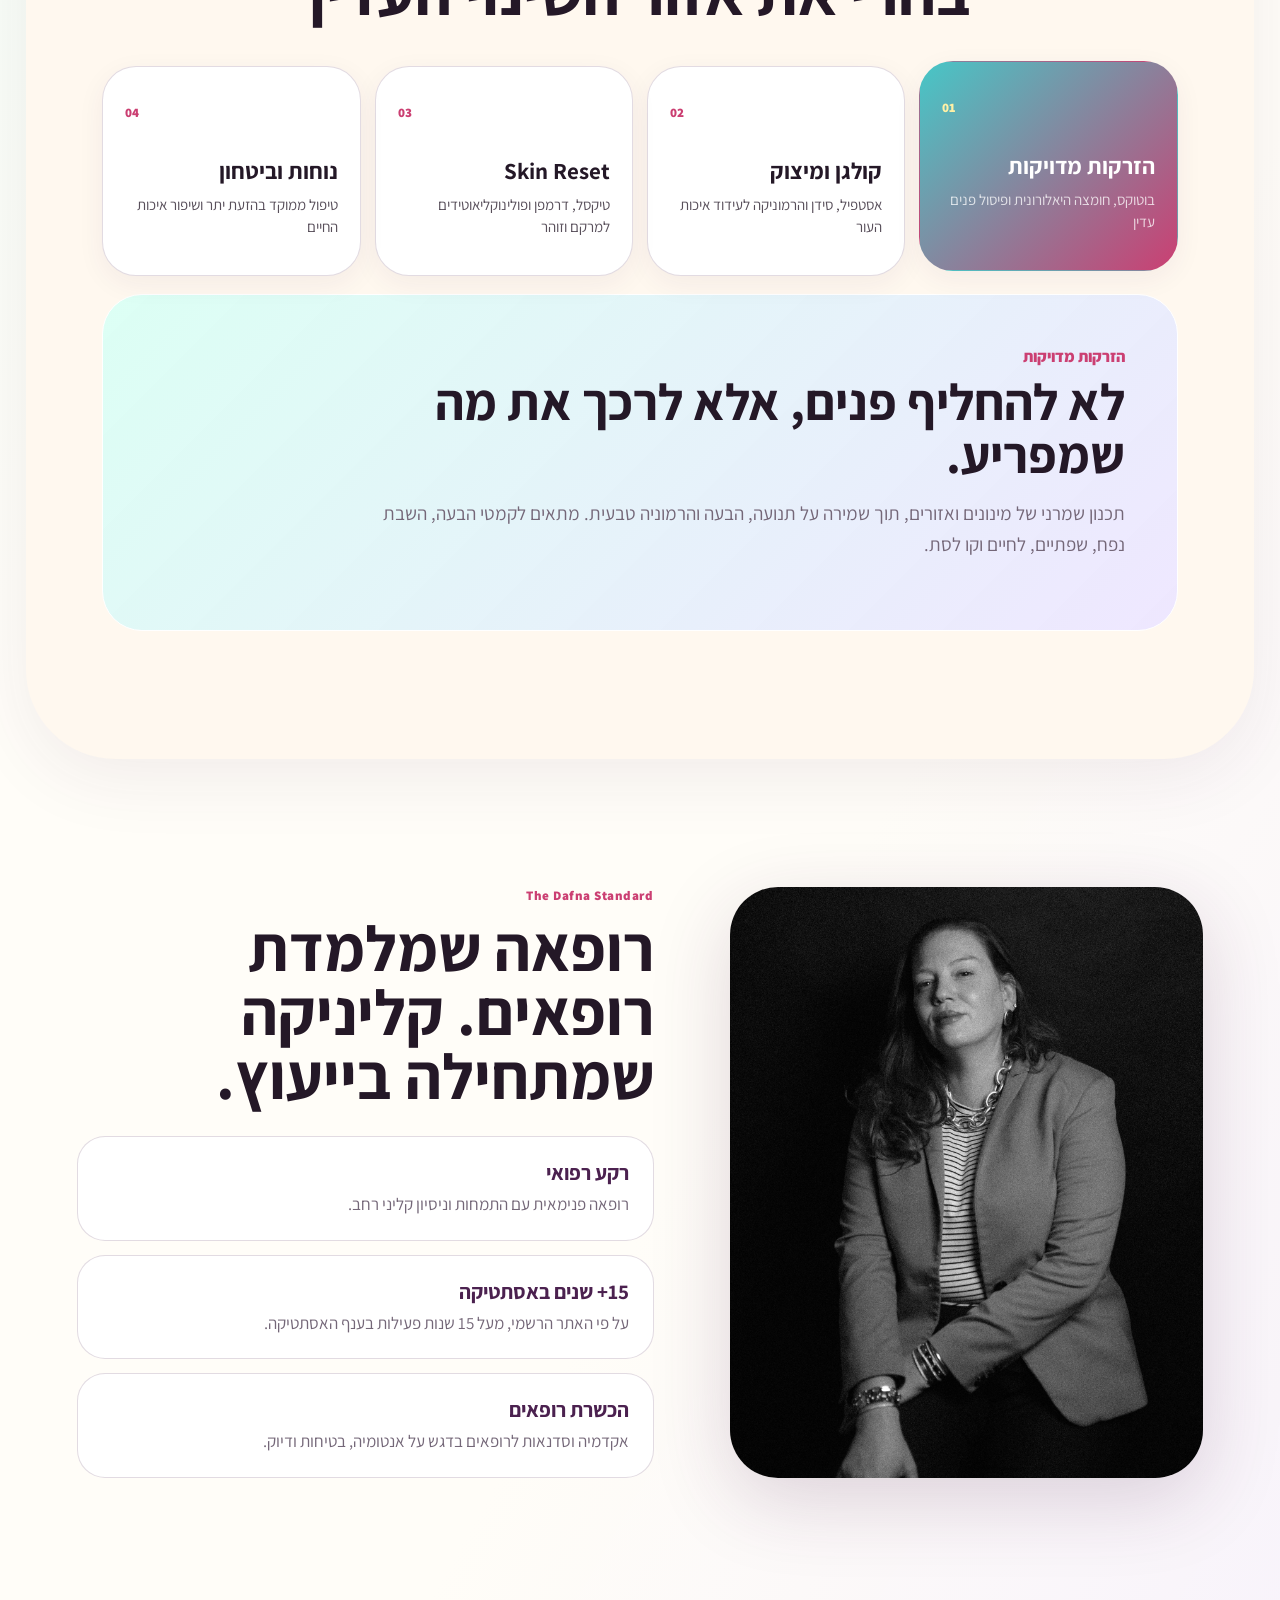
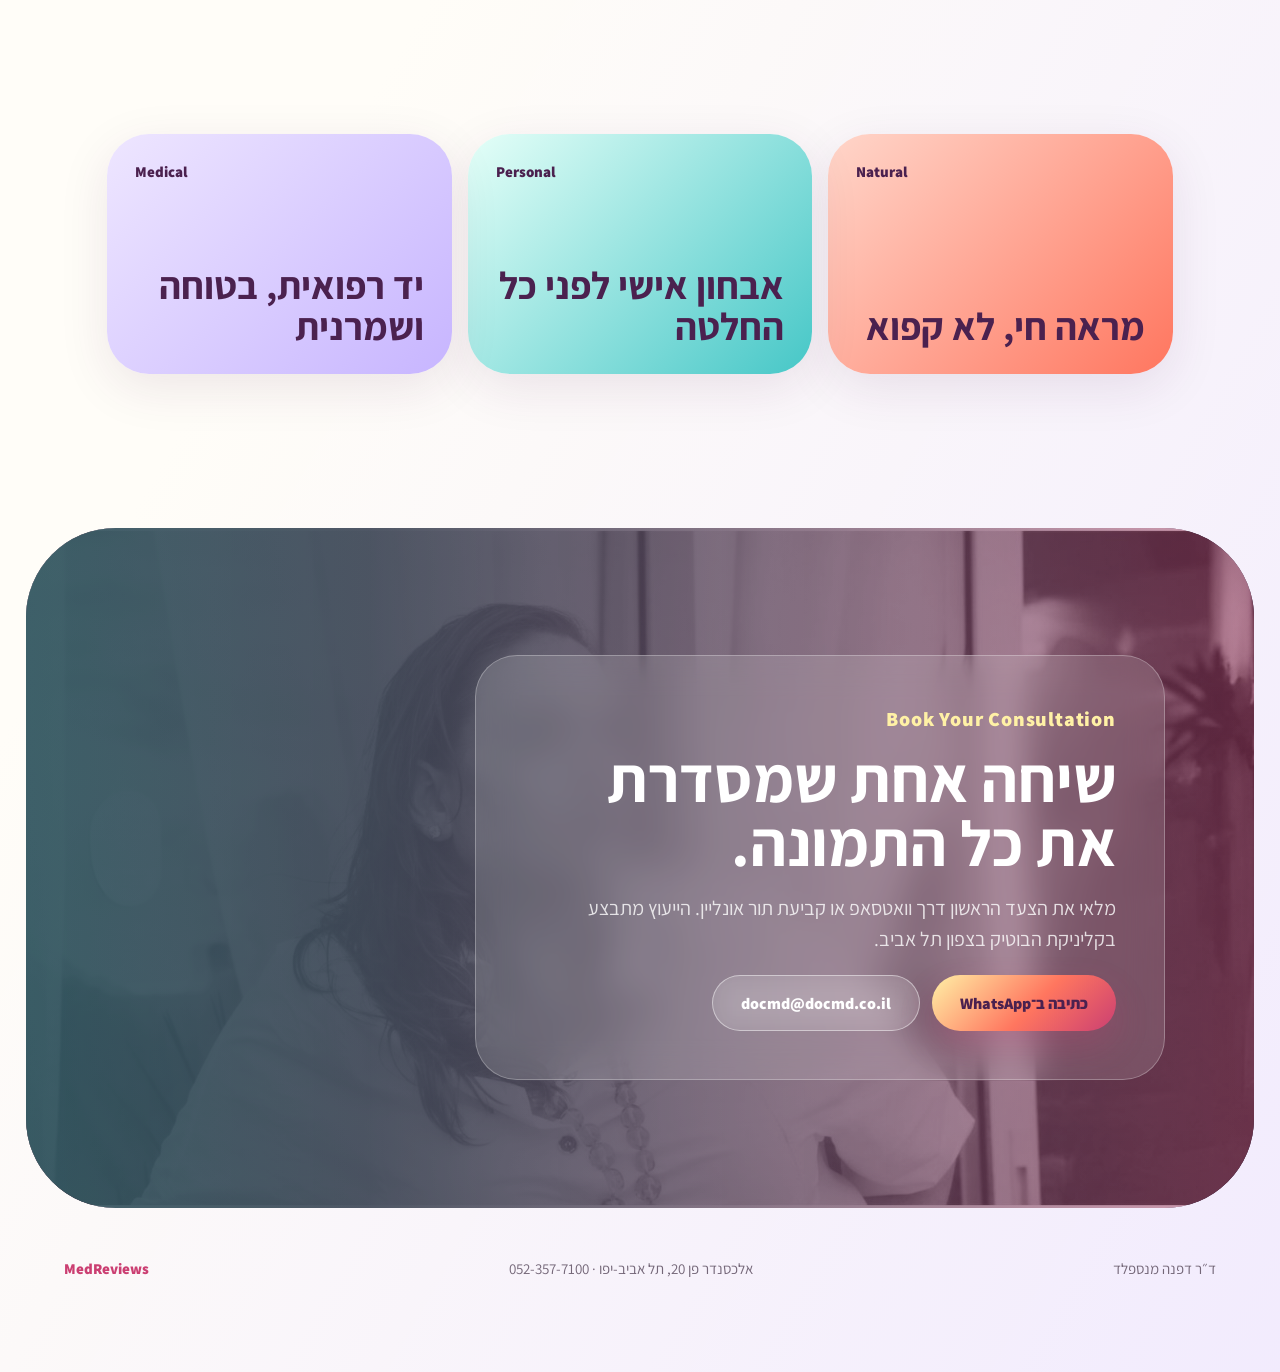
<file: dafna/index.html>
<!doctype html>
<html lang="he" dir="rtl">
<head>
  <meta charset="utf-8">
  <meta name="viewport" content="width=device-width, initial-scale=1">
  <title>ד"ר דפנה מנספלד | Aesthetic Medicine Tel Aviv</title>
  <meta name="description" content="עמוד נחיתה מודרני לד״ר דפנה מנספלד: רפואה אסתטית מעצימה בתל אביב, בוטוקס, חומצה היאלורונית, ביוסטימולטורים וחידוש עור בגישה טבעית ומדויקת.">
  <meta property="og:title" content="ד״ר דפנה מנספלד | רפואה אסתטית מעצימה">
  <meta property="og:description" content="ייעוץ אישי וטיפולי אסתטיקה רפואית בקליניקת בוטיק בצפון תל אביב.">
  <meta property="og:image" content="assets/images/daphna.jpg">
  <link rel="preconnect" href="https://fonts.googleapis.com">
  <link rel="preconnect" href="https://fonts.gstatic.com" crossorigin>
  <link href="https://fonts.googleapis.com/css2?family=Assistant:wght@300;400;500;600;700;800&display=swap" rel="stylesheet">
  <link rel="stylesheet" href="styles.css">
</head>
<body>
  <header class="topbar" data-header>
    <a class="logo" href="#top" aria-label="דף הבית">
      <span>DM</span>
      <strong>ד"ר דפנה מנספלד</strong>
    </a>
    <nav class="nav" aria-label="ניווט ראשי">
      <a href="#method">השיטה</a>
      <a href="#treatments">טיפולים</a>
      <a href="#proof">למה דפנה</a>
      <a href="#contact">תיאום</a>
    </nav>
    <a class="top-action" href="https://wa.me/972523577100" target="_blank" rel="noopener">WhatsApp</a>
  </header>

  <main id="top">
    <section class="hero">
      <img class="hero-photo" src="assets/images/daphna.jpg" alt="ד״ר דפנה מנספלד" fetchpriority="high">
      <div class="hero-wash"></div>
      <div class="hero-grid">
        <div class="hero-copy">
          <p class="micro">Tel Aviv Aesthetic Medicine</p>
          <h1>להיראות רעננה. להישאר את.</h1>
          <p class="hero-text">ד״ר דפנה מנספלד מביאה רפואה פנימית, מעל 15 שנות ניסיון באסתטיקה ויד שמרנית ומדויקת לטיפולים שנראים טבעיים, מאוזנים ולא מתאמצים.</p>
          <div class="actions">
            <a class="btn hot" href="https://www.bizigo.co.il/book/doc-daphna-mansfeld" target="_blank" rel="noopener">קביעת תור אונליין</a>
            <a class="btn glass" href="tel:+972523577100">052-357-7100</a>
          </div>
        </div>
        <aside class="quick-panel" aria-label="פרטי הקליניקה">
          <div>
            <span>מיקום</span>
            <strong>אלכסנדר פן 20, תל אביב</strong>
          </div>
          <div>
            <span>גישה</span>
            <strong>תכנון אישי, תוצאה טבעית</strong>
          </div>
          <div>
            <span>התמחות</span>
            <strong>הזרקות, ביוסטימולציה וחידוש עור</strong>
          </div>
        </aside>
      </div>
    </section>

    <section id="method" class="section intro">
      <div class="intro-title">
        <p class="kicker">גישה טיפולית</p>
        <h2>תוצאה טבעית מתחילה באבחון נכון.</h2>
      </div>
      <div class="intro-copy">
        <p>בקליניקה של ד״ר דפנה מנספלד כל טיפול מתחיל בשיחה, הסתכלות מדויקת על מבנה הפנים ותיאום ציפיות מלא. רק לאחר מכן נבנית תוכנית אישית שמתאימה למראה הטבעי, לגיל, לאיכות העור ולרצון המטופלת.</p>
        <p>הגישה היא שמרנית, רפואית ומדויקת: לרענן, לאזן ולשפר את מה שמפריע, בלי להעמיס ובלי לשנות את הזהות של הפנים.</p>
      </div>
    </section>

    <section id="treatments" class="section menu-section">
      <div class="section-heading">
        <p class="kicker">Treatment Menu</p>
        <h2>בחרי את אזור השינוי העדין</h2>
      </div>
      <div class="treatment-menu">
        <button class="treatment active" type="button" data-treatment="injectables">
          <span>01</span>
          <strong>הזרקות מדויקות</strong>
          <small>בוטוקס, חומצה היאלורונית ופיסול פנים עדין</small>
        </button>
        <button class="treatment" type="button" data-treatment="collagen">
          <span>02</span>
          <strong>קולגן ומיצוק</strong>
          <small>אסטפיל, סידן והרמוניקה לעידוד איכות העור</small>
        </button>
        <button class="treatment" type="button" data-treatment="skin">
          <span>03</span>
          <strong>Skin Reset</strong>
          <small>טיקסל, דרמפן ופולינוקליאוטידים למרקם וזוהר</small>
        </button>
        <button class="treatment" type="button" data-treatment="comfort">
          <span>04</span>
          <strong>נוחות וביטחון</strong>
          <small>טיפול ממוקד בהזעת יתר ושיפור איכות החיים</small>
        </button>
      </div>
      <div class="treatment-stage" data-treatment-stage>
        <p class="stage-label">הזרקות מדויקות</p>
        <h3>לא להחליף פנים, אלא לרכך את מה שמפריע.</h3>
        <p>תכנון שמרני של מינונים ואזורים, תוך שמירה על תנועה, הבעה והרמוניה טבעית. מתאים לקמטי הבעה, השבת נפח, שפתיים, לחיים וקו לסת.</p>
      </div>
    </section>

    <section id="proof" class="proof">
      <div class="proof-photo">
        <img src="assets/images/hero.jpg" alt="ד״ר דפנה מנספלד בקליניקה" loading="lazy">
      </div>
      <div class="proof-copy">
        <p class="kicker">The Dafna Standard</p>
        <h2>רופאה שמלמדת רופאים. קליניקה שמתחילה בייעוץ.</h2>
        <div class="proof-list">
          <div>
            <strong>רקע רפואי</strong>
            <span>רופאה פנימאית עם התמחות וניסיון קליני רחב.</span>
          </div>
          <div>
            <strong>15+ שנים באסתטיקה</strong>
            <span>על פי האתר הרשמי, מעל 15 שנות פעילות בענף האסתטיקה.</span>
          </div>
          <div>
            <strong>הכשרת רופאים</strong>
            <span>אקדמיה וסדנאות לרופאים בדגש על אנטומיה, בטיחות ודיוק.</span>
          </div>
        </div>
      </div>
    </section>

    <section class="section vibe">
      <div class="vibe-card coral">
        <span>Natural</span>
        <strong>מראה חי, לא קפוא</strong>
      </div>
      <div class="vibe-card mint">
        <span>Personal</span>
        <strong>אבחון אישי לפני כל החלטה</strong>
      </div>
      <div class="vibe-card violet">
        <span>Medical</span>
        <strong>יד רפואית, בטוחה ושמרנית</strong>
      </div>
    </section>

    <section id="contact" class="contact">
      <img src="assets/images/belief.jpg" alt="" loading="lazy">
      <div class="contact-overlay"></div>
      <div class="contact-box">
        <p class="kicker">Book Your Consultation</p>
        <h2>שיחה אחת שמסדרת את כל התמונה.</h2>
        <p>מלאי את הצעד הראשון דרך וואטסאפ או קביעת תור אונליין. הייעוץ מתבצע בקליניקת הבוטיק בצפון תל אביב.</p>
        <div class="actions">
          <a class="btn hot" href="https://wa.me/972523577100" target="_blank" rel="noopener">כתיבה ב־WhatsApp</a>
          <a class="btn glass" href="mailto:docmd@docmd.co.il">docmd@docmd.co.il</a>
        </div>
      </div>
    </section>
  </main>

  <footer>
    <span>ד״ר דפנה מנספלד</span>
    <span>אלכסנדר פן 20, תל אביב-יפו · 052-357-7100</span>
    <a href="https://www.medreviews.co.il/provider/dr-mansfeld-daphna" target="_blank" rel="noopener">MedReviews</a>
  </footer>

  <a class="sticky-book" href="https://www.bizigo.co.il/book/doc-daphna-mansfeld" target="_blank" rel="noopener">תור אונליין</a>
  <script src="script.js"></script>
</body>
</html>
</file>
<file: dafna/styles.css>
:root {
  --ink: #241827;
  --plum: #4b214f;
  --berry: #cb3f72;
  --coral: #ff765f;
  --aqua: #46c7c7;
  --mint: #d8fff3;
  --lemon: #fff1a6;
  --lilac: #eee6ff;
  --cream: #fff8ef;
  --paper: #fffdf8;
  --muted: #746778;
  --line: rgba(75, 33, 79, .16);
  --shadow: 0 22px 80px rgba(75, 33, 79, .18);
  --font: "Assistant", -apple-system, BlinkMacSystemFont, "Segoe UI", sans-serif;
}

* {
  box-sizing: border-box;
}

html {
  scroll-behavior: smooth;
}

body {
  margin: 0;
  background:
    linear-gradient(120deg, rgba(216, 255, 243, .58), transparent 34%),
    linear-gradient(300deg, rgba(238, 230, 255, .78), transparent 42%),
    var(--paper);
  color: var(--ink);
  font-family: var(--font);
  -webkit-font-smoothing: antialiased;
}

img {
  display: block;
  max-width: 100%;
}

button,
input {
  font: inherit;
}

.topbar {
  position: fixed;
  top: 18px;
  inset-inline: clamp(14px, 3vw, 42px);
  z-index: 30;
  display: grid;
  grid-template-columns: auto 1fr auto;
  gap: 20px;
  align-items: center;
  min-height: 66px;
  padding: 8px 10px 8px 18px;
  color: white;
  border: 1px solid rgba(255, 255, 255, .36);
  border-radius: 999px;
  background: rgba(36, 24, 39, .18);
  backdrop-filter: blur(20px);
  transition: background .25s ease, color .25s ease, box-shadow .25s ease;
}

.topbar.is-solid {
  color: var(--ink);
  background: rgba(255, 253, 248, .86);
  box-shadow: 0 14px 45px rgba(75, 33, 79, .12);
}

.logo,
.nav,
.top-action {
  display: flex;
  align-items: center;
}

.logo {
  gap: 10px;
  color: inherit;
  text-decoration: none;
  white-space: nowrap;
}

.logo span {
  display: grid;
  place-items: center;
  width: 46px;
  height: 46px;
  border-radius: 50%;
  background: linear-gradient(135deg, var(--aqua), var(--berry));
  color: white;
  font-size: 13px;
  font-weight: 900;
  direction: ltr;
}

.logo strong {
  font-size: 17px;
}

.nav {
  justify-content: center;
  gap: clamp(12px, 3vw, 34px);
  font-size: 15px;
  font-weight: 800;
}

.nav a,
.top-action {
  color: inherit;
  text-decoration: none;
}

.top-action {
  min-height: 48px;
  padding: 0 24px;
  border-radius: 999px;
  background: var(--lemon);
  color: var(--plum);
  font-weight: 900;
  direction: ltr;
}

.hero {
  position: relative;
  min-height: 96svh;
  overflow: hidden;
  border-bottom-left-radius: clamp(38px, 7vw, 96px);
  border-bottom-right-radius: clamp(38px, 7vw, 96px);
  background: var(--plum);
}

.hero-photo {
  position: absolute;
  inset: 0;
  width: 100%;
  height: 100%;
  object-fit: cover;
  object-position: 44% 34%;
  transform: scale(1.02);
}

.hero-wash {
  position: absolute;
  inset: 0;
  background:
    linear-gradient(105deg, rgba(70, 199, 199, .76) 0%, rgba(203, 63, 114, .34) 38%, rgba(36, 24, 39, .18) 68%),
    linear-gradient(270deg, rgba(36, 24, 39, .04) 0%, rgba(36, 24, 39, .82) 100%);
  mix-blend-mode: multiply;
}

.hero::after {
  content: "";
  position: absolute;
  inset-inline-start: -6vw;
  bottom: -36px;
  width: min(620px, 48vw);
  height: 150px;
  border-radius: 999px;
  background: linear-gradient(90deg, var(--lemon), var(--coral), var(--aqua));
  opacity: .88;
  transform: rotate(-8deg);
}

.hero-grid {
  position: relative;
  z-index: 2;
  display: grid;
  grid-template-columns: minmax(0, 690px) minmax(280px, 360px);
  align-items: end;
  gap: clamp(24px, 5vw, 70px);
  min-height: 96svh;
  padding: 142px clamp(22px, 6vw, 92px) 76px;
  color: white;
}

.hero-copy {
  align-self: center;
}

.micro,
.kicker {
  margin: 0;
  color: var(--berry);
  font-size: 13px;
  font-weight: 900;
  letter-spacing: .04em;
}

.hero .micro {
  color: var(--lemon);
}

h1,
h2,
h3,
p {
  margin-top: 0;
}

h1 {
  max-width: 760px;
  margin-bottom: 22px;
  font-size: clamp(62px, 8.4vw, 126px);
  line-height: .9;
  letter-spacing: 0;
}

h2 {
  margin-bottom: 0;
  font-size: clamp(36px, 5vw, 72px);
  line-height: 1;
  letter-spacing: 0;
}

h3 {
  font-size: clamp(30px, 4vw, 54px);
  line-height: 1.05;
}

.hero-text {
  max-width: 630px;
  margin-bottom: 30px;
  color: rgba(255, 255, 255, .88);
  font-size: clamp(20px, 1.8vw, 25px);
  line-height: 1.56;
}

.actions {
  display: flex;
  flex-wrap: wrap;
  gap: 12px;
}

.btn {
  display: inline-flex;
  align-items: center;
  justify-content: center;
  min-height: 56px;
  padding: 0 28px;
  border-radius: 999px;
  color: inherit;
  text-decoration: none;
  font-weight: 900;
  transition: transform .22s ease, box-shadow .22s ease;
}

.btn:hover {
  transform: translateY(-2px);
}

.hot {
  background: linear-gradient(135deg, var(--lemon), var(--coral) 55%, var(--berry));
  color: var(--plum);
  box-shadow: 0 16px 34px rgba(203, 63, 114, .24);
}

.glass {
  border: 1px solid rgba(255, 255, 255, .46);
  background: rgba(255, 255, 255, .1);
  color: white;
  backdrop-filter: blur(12px);
}

.quick-panel {
  display: grid;
  gap: 12px;
  padding: 12px;
  border-radius: 34px;
  background: rgba(255, 255, 255, .14);
  border: 1px solid rgba(255, 255, 255, .3);
  backdrop-filter: blur(18px);
}

.quick-panel div {
  padding: 20px;
  border-radius: 24px;
  background: rgba(255, 255, 255, .16);
}

.quick-panel span,
.quick-panel strong {
  display: block;
}

.quick-panel span {
  margin-bottom: 6px;
  color: var(--lemon);
  font-size: 13px;
  font-weight: 900;
}

.quick-panel strong {
  font-size: 18px;
  line-height: 1.35;
}

.section {
  padding: clamp(78px, 10vw, 148px) clamp(20px, 6vw, 100px);
}

.intro {
  display: grid;
  grid-template-columns: minmax(280px, 520px) minmax(0, 1fr);
  gap: clamp(28px, 7vw, 110px);
  align-items: start;
}

.intro-title,
.intro-copy,
.section-heading,
.treatment-menu,
.treatment-stage,
.proof-copy,
.vibe {
  max-width: 1220px;
  margin-inline: auto;
}

.intro-title h2 {
  margin-top: 12px;
}

.intro-copy {
  display: grid;
  gap: 18px;
  color: var(--muted);
  font-size: clamp(19px, 1.8vw, 24px);
  line-height: 1.58;
}

.menu-section {
  background: var(--cream);
  border-radius: clamp(34px, 7vw, 96px);
  margin-inline: clamp(10px, 2vw, 28px);
  box-shadow: 0 18px 70px rgba(75, 33, 79, .08);
}

.section-heading {
  text-align: center;
}

.section-heading h2 {
  margin-top: 12px;
}

.treatment-menu {
  display: grid;
  grid-template-columns: repeat(4, minmax(0, 1fr));
  gap: 14px;
  margin-top: 42px;
}

.treatment {
  min-height: 210px;
  padding: 22px;
  border: 1px solid var(--line);
  border-radius: 34px;
  background: white;
  color: var(--ink);
  text-align: start;
  cursor: pointer;
  box-shadow: 0 8px 28px rgba(75, 33, 79, .06);
  transition: transform .22s ease, background .22s ease, color .22s ease, border-color .22s ease;
}

.treatment:hover,
.treatment.active {
  transform: translateY(-5px);
  border-color: transparent;
  background: linear-gradient(135deg, var(--aqua), var(--berry));
  color: white;
}

.treatment span,
.treatment strong,
.treatment small {
  display: block;
}

.treatment span {
  margin-bottom: 38px;
  color: var(--berry);
  font-size: 13px;
  font-weight: 900;
  direction: ltr;
}

.treatment:hover span,
.treatment.active span {
  color: var(--lemon);
}

.treatment strong {
  margin-bottom: 10px;
  font-size: 23px;
  line-height: 1.1;
}

.treatment small {
  color: inherit;
  opacity: .76;
  font-size: 15px;
  line-height: 1.45;
}

.treatment-stage {
  margin-top: 18px;
  padding: clamp(26px, 4vw, 52px);
  border-radius: 40px;
  background:
    linear-gradient(135deg, rgba(216, 255, 243, .9), rgba(238, 230, 255, .96)),
    white;
  border: 1px solid white;
}

.stage-label {
  margin-bottom: 8px;
  color: var(--berry);
  font-weight: 900;
}

.treatment-stage h3 {
  max-width: 760px;
  margin-bottom: 16px;
}

.treatment-stage p:last-child {
  max-width: 760px;
  color: var(--muted);
  font-size: 19px;
  line-height: 1.62;
}

.proof {
  display: grid;
  grid-template-columns: minmax(300px, .82fr) minmax(0, 1fr);
  gap: clamp(26px, 6vw, 86px);
  align-items: center;
  padding: clamp(80px, 10vw, 150px) clamp(20px, 6vw, 100px);
}

.proof-photo {
  overflow: hidden;
  border-radius: 48px;
  box-shadow: var(--shadow);
}

.proof-photo img {
  width: 100%;
  aspect-ratio: 4 / 5;
  object-fit: cover;
  object-position: 52% 20%;
}

.proof-copy h2 {
  margin: 12px 0 28px;
}

.proof-list {
  display: grid;
  gap: 14px;
}

.proof-list div {
  padding: 22px 24px;
  border-radius: 28px;
  background: white;
  border: 1px solid var(--line);
}

.proof-list strong,
.proof-list span {
  display: block;
}

.proof-list strong {
  margin-bottom: 6px;
  color: var(--plum);
  font-size: 21px;
}

.proof-list span {
  color: var(--muted);
  font-size: 17px;
  line-height: 1.5;
}

.vibe {
  display: grid;
  grid-template-columns: repeat(3, 1fr);
  gap: 16px;
}

.vibe-card {
  min-height: 240px;
  display: flex;
  flex-direction: column;
  justify-content: space-between;
  padding: 28px;
  border-radius: 42px;
  color: var(--plum);
  box-shadow: 0 14px 50px rgba(75, 33, 79, .1);
}

.vibe-card span {
  font-size: 15px;
  font-weight: 900;
  direction: ltr;
}

.vibe-card strong {
  max-width: 320px;
  font-size: clamp(27px, 3vw, 42px);
  line-height: 1.05;
}

.coral {
  background: linear-gradient(135deg, #ffd6ca, var(--coral));
}

.mint {
  background: linear-gradient(135deg, #e5fff8, var(--aqua));
}

.violet {
  background: linear-gradient(135deg, var(--lilac), #c7b5ff);
}

.contact {
  position: relative;
  min-height: 680px;
  display: grid;
  align-items: center;
  overflow: hidden;
  margin: clamp(10px, 2vw, 28px);
  border-radius: clamp(34px, 7vw, 96px);
  background: var(--plum);
  color: white;
}

.contact img,
.contact-overlay {
  position: absolute;
  inset: 0;
  width: 100%;
  height: 100%;
}

.contact img {
  object-fit: cover;
  object-position: 100% 44%;
}

.contact-overlay {
  background:
    linear-gradient(90deg, rgba(70, 199, 199, .32), rgba(203, 63, 114, .38)),
    linear-gradient(270deg, rgba(36, 24, 39, .18), rgba(36, 24, 39, .88) 72%);
}

.contact-box {
  position: relative;
  z-index: 2;
  width: min(690px, 92vw);
  margin-inline: clamp(22px, 7vw, 110px);
  padding: clamp(26px, 4vw, 48px);
  border-radius: 42px;
  background: rgba(255, 255, 255, .14);
  border: 1px solid rgba(255, 255, 255, .28);
  backdrop-filter: blur(18px);
}

.contact-box .kicker {
  color: var(--lemon);
}

.contact-box h2 {
  margin: 12px 0 18px;
}

.contact-box p {
  max-width: 560px;
  color: rgba(255, 255, 255, .8);
  font-size: 20px;
  line-height: 1.56;
}

footer {
  display: flex;
  justify-content: space-between;
  gap: 18px;
  padding: 26px clamp(22px, 5vw, 82px) 94px;
  color: var(--muted);
  font-size: 15px;
}

footer a {
  color: var(--berry);
  text-decoration: none;
  font-weight: 900;
}

.sticky-book {
  position: fixed;
  left: 22px;
  bottom: 22px;
  z-index: 28;
  display: inline-flex;
  align-items: center;
  justify-content: center;
  min-height: 54px;
  padding: 0 24px;
  border-radius: 999px;
  background: var(--plum);
  color: white;
  text-decoration: none;
  font-weight: 900;
  box-shadow: 0 16px 42px rgba(75, 33, 79, .26);
}

@media (max-width: 980px) {
  .topbar {
    grid-template-columns: auto auto;
  }

  .nav {
    display: none;
  }

  .hero-grid {
    grid-template-columns: 1fr;
    align-items: end;
    padding-top: 128px;
  }

  .hero-copy {
    align-self: end;
  }

  .quick-panel {
    grid-template-columns: 1fr;
  }

  .intro,
  .proof,
  .vibe {
    grid-template-columns: 1fr;
  }

  .treatment-menu {
    grid-template-columns: repeat(2, minmax(0, 1fr));
  }
}

@media (max-width: 640px) {
  .topbar {
    top: 10px;
    inset-inline: 10px;
    min-height: 58px;
    padding: 6px 8px;
  }

  .logo strong {
    font-size: 14px;
  }

  .logo span {
    width: 40px;
    height: 40px;
  }

  .top-action {
    min-height: 42px;
    padding-inline: 14px;
    font-size: 13px;
  }

  .hero {
    min-height: 890px;
  }

  .hero-photo {
    object-position: 50% 22%;
  }

  .hero-wash {
    background:
      linear-gradient(0deg, rgba(75, 33, 79, .95) 0%, rgba(203, 63, 114, .48) 48%, rgba(70, 199, 199, .26) 100%);
  }

  .hero-grid {
    min-height: 890px;
    padding: 118px 18px 42px;
  }

  h1 {
    font-size: clamp(50px, 16vw, 76px);
  }

  .actions {
    flex-direction: column;
  }

  .btn {
    width: 100%;
  }

  .quick-panel {
    border-radius: 28px;
  }

  .quick-panel div {
    padding: 16px;
    border-radius: 20px;
  }

  .intro-copy {
    font-size: 18px;
  }

  .treatment-menu {
    grid-template-columns: 1fr;
  }

  .treatment {
    min-height: 168px;
  }

  .treatment span {
    margin-bottom: 24px;
  }

  .proof-photo {
    border-radius: 34px;
  }

  .vibe-card {
    min-height: 190px;
    border-radius: 34px;
  }

  .contact {
    min-height: 760px;
    margin-inline: 10px;
  }

  .contact-box {
    border-radius: 34px;
  }

  .sticky-book {
    display: none;
  }

  footer {
    flex-direction: column;
  }
}
</file>
